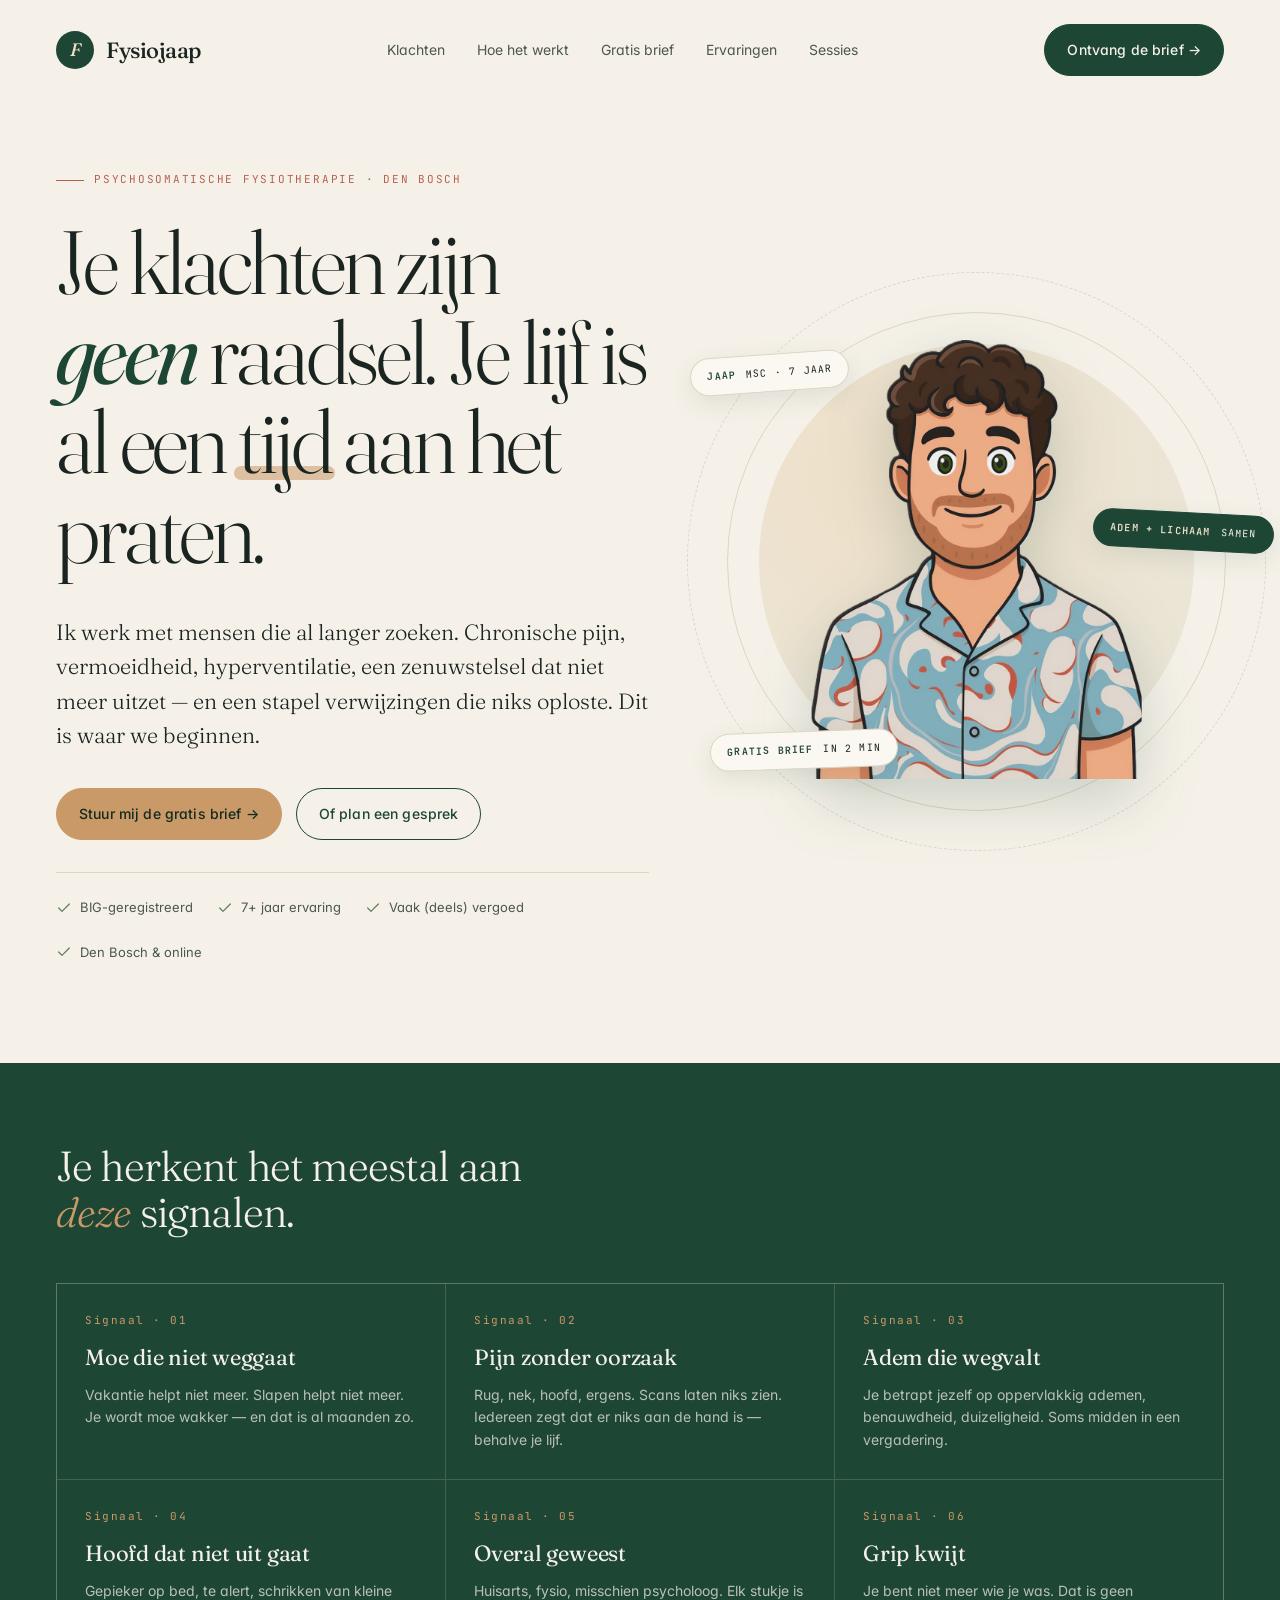
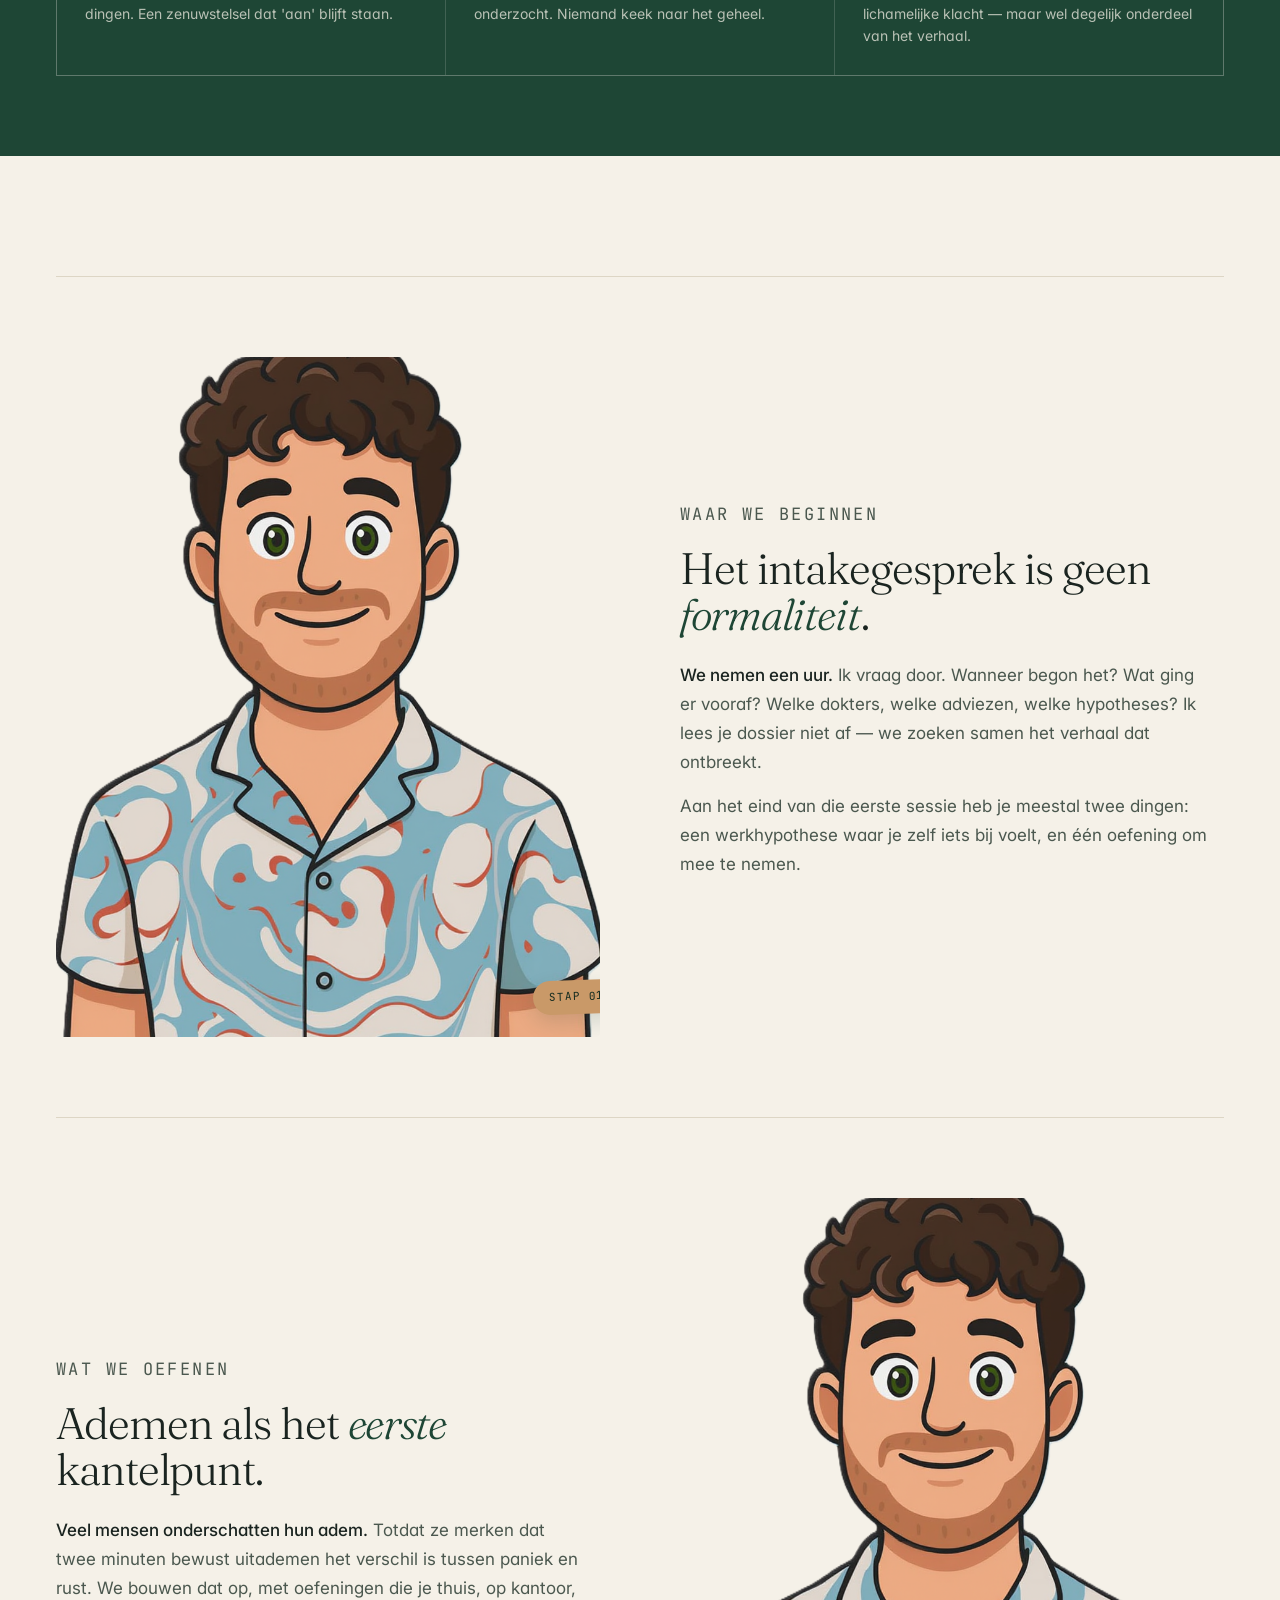
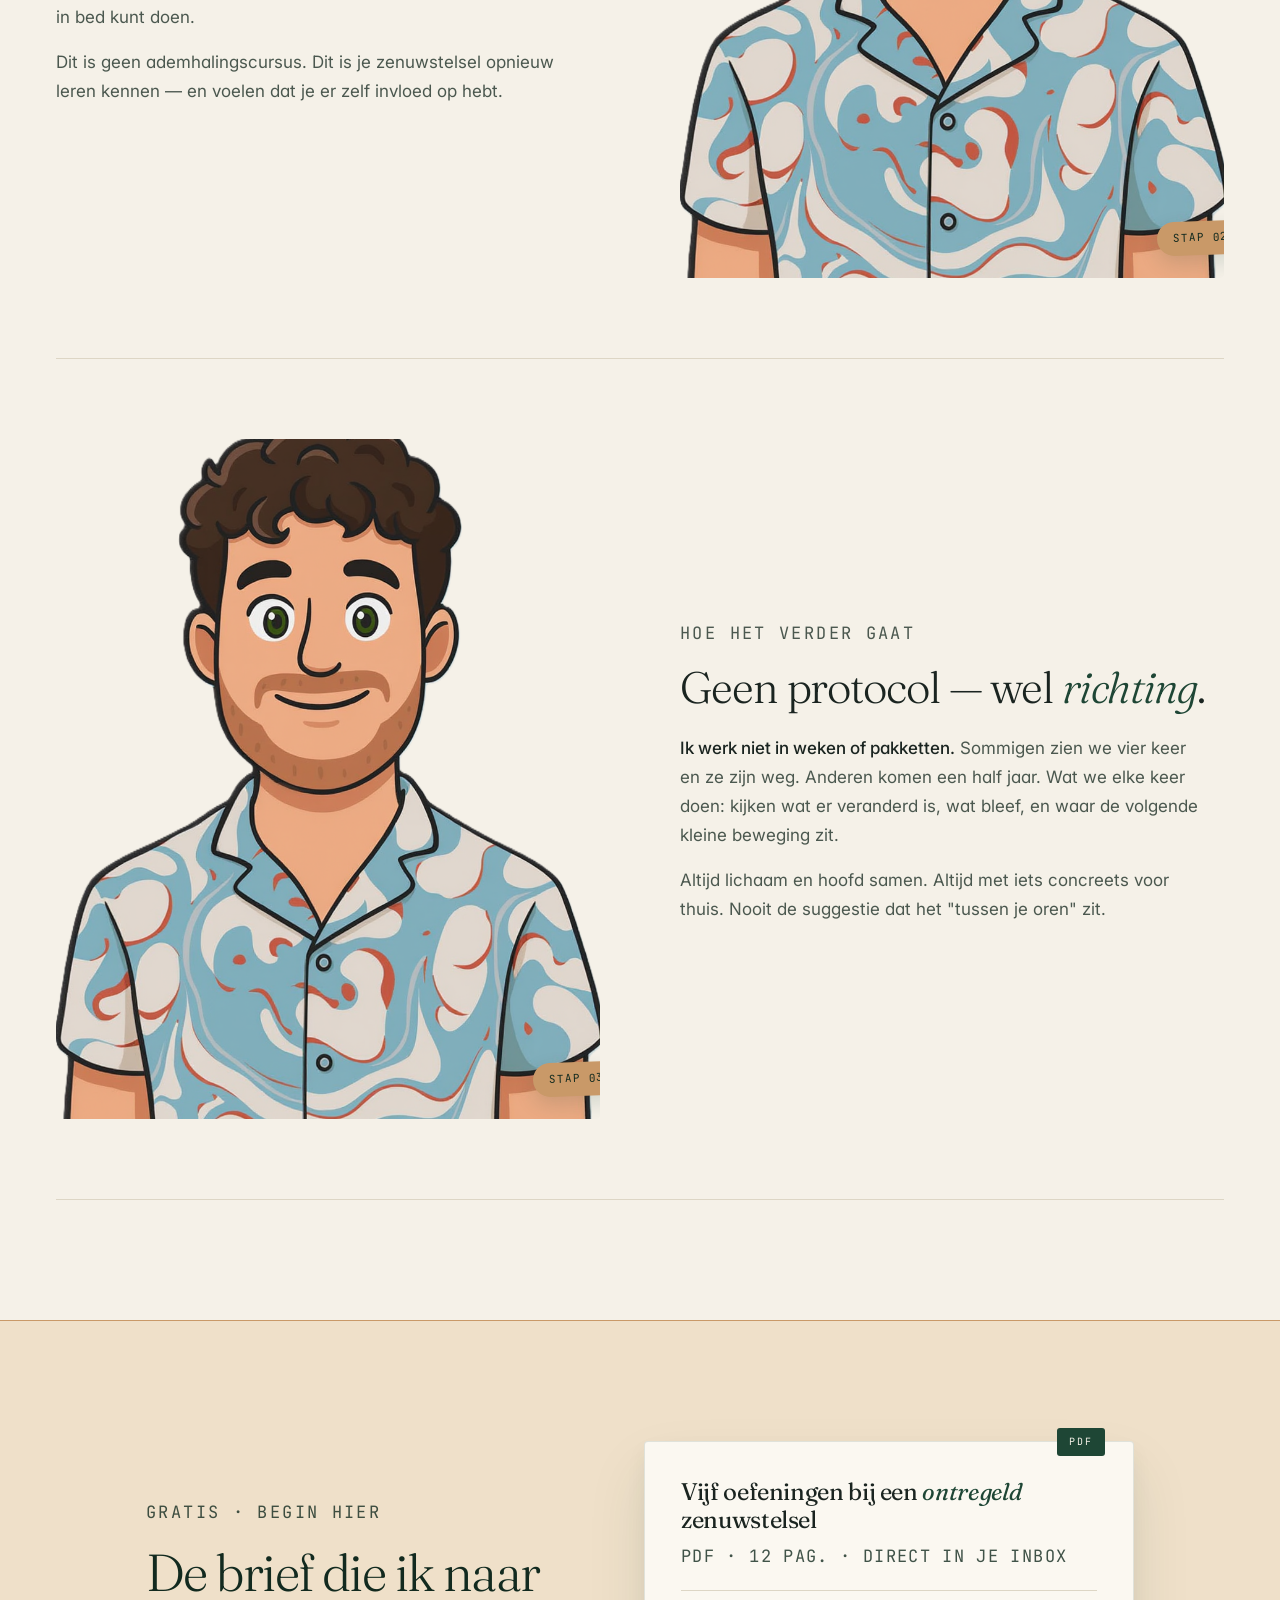
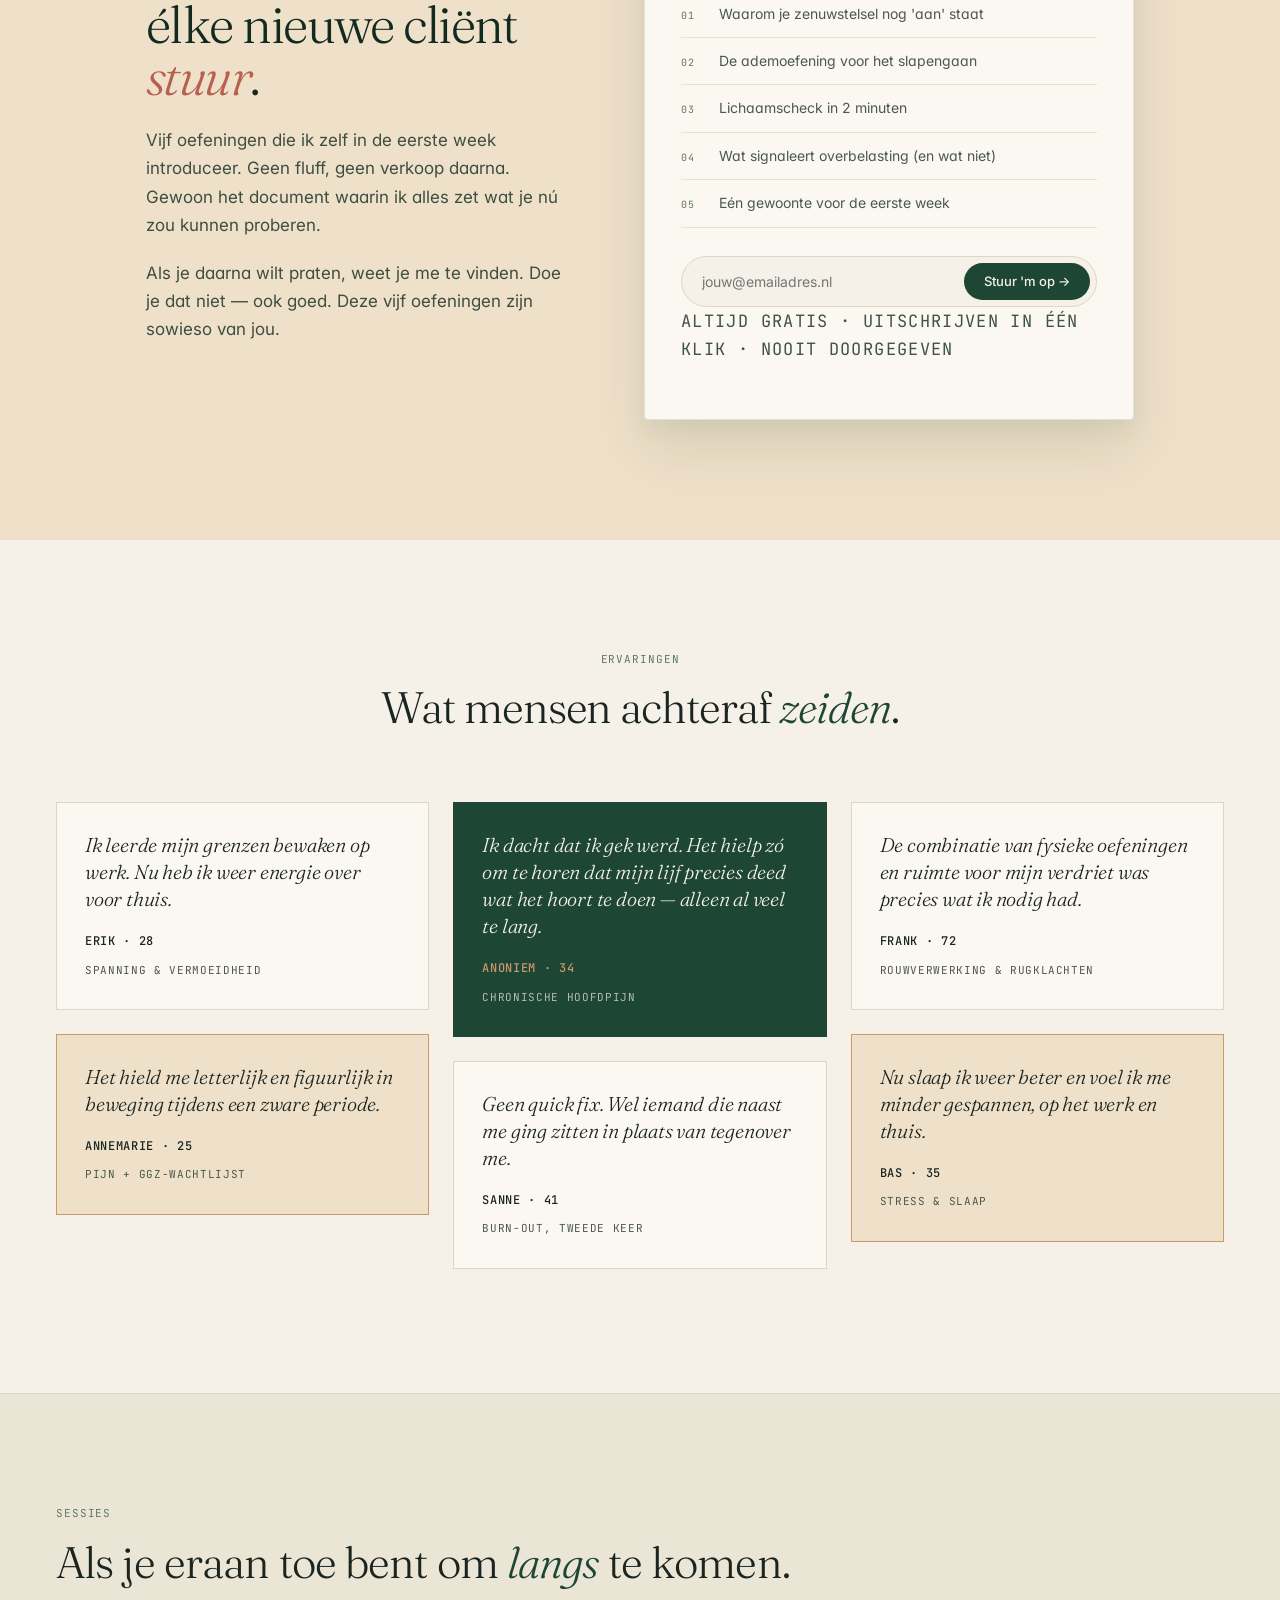
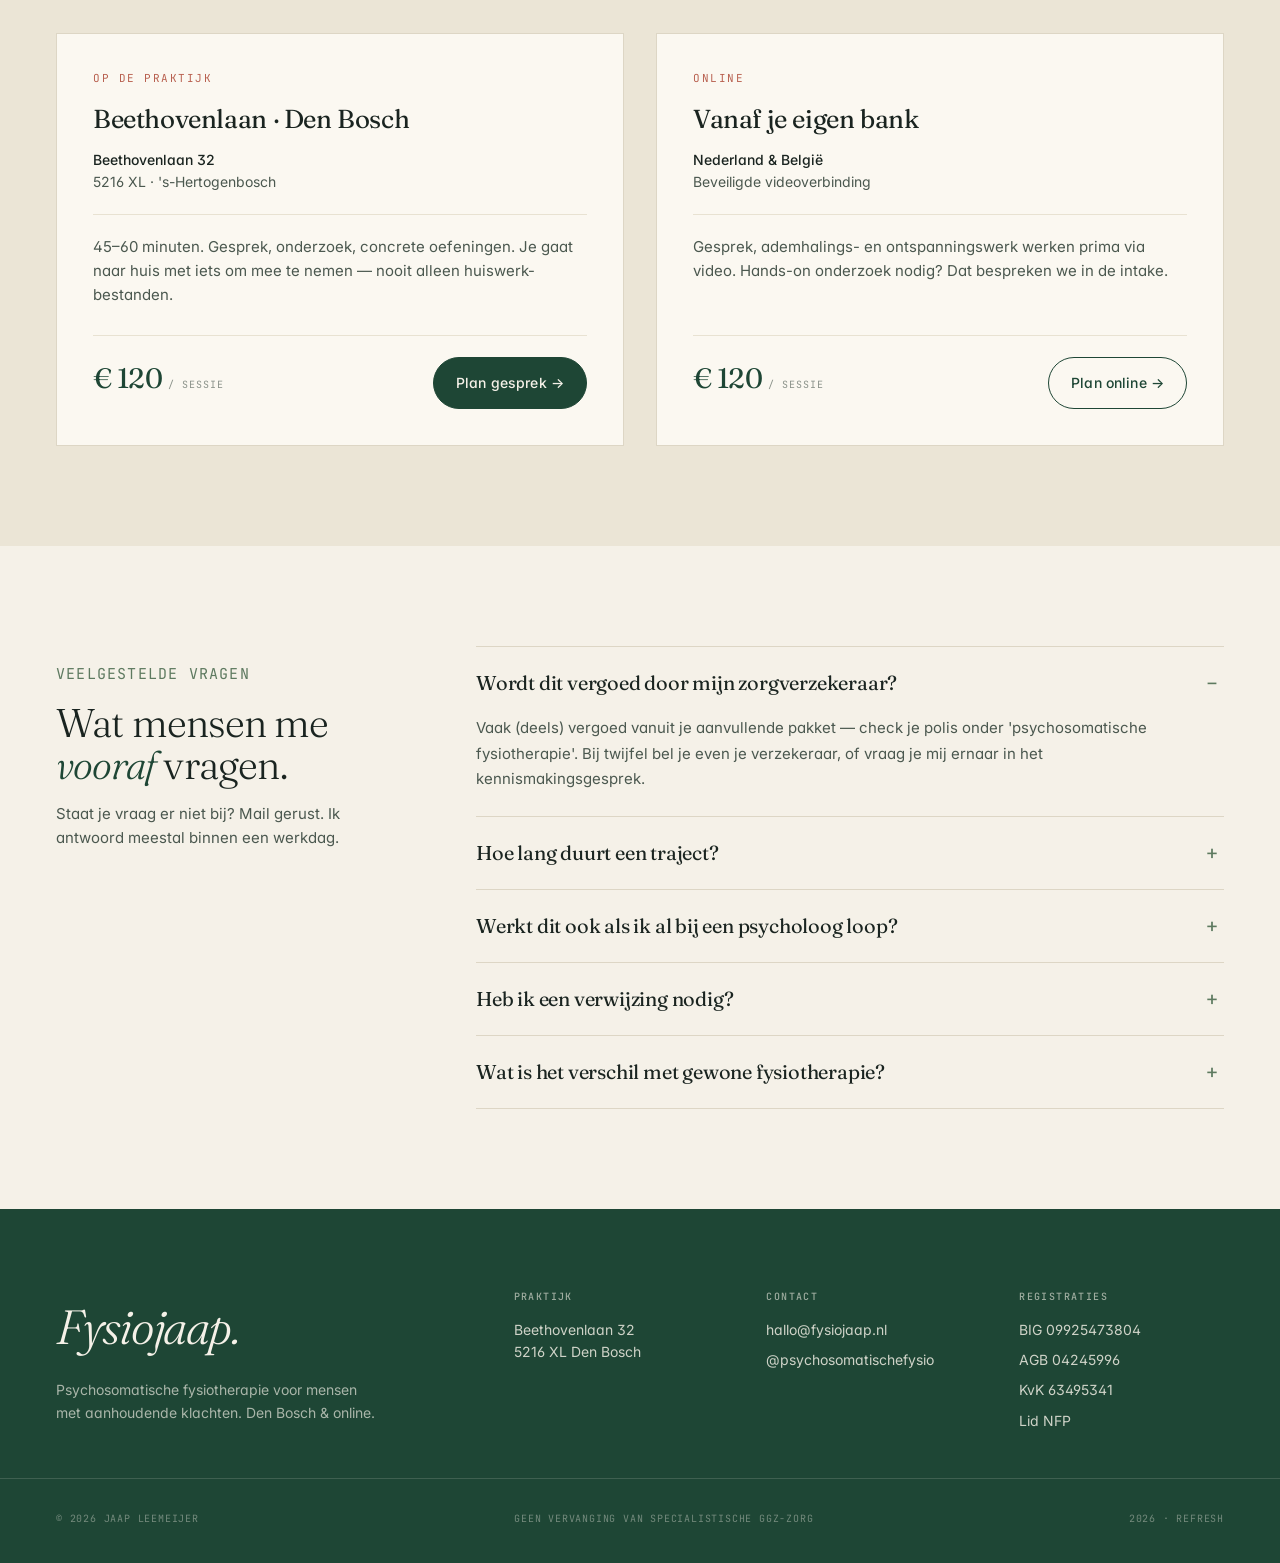
<file: index.html>
<!DOCTYPE html>
<html lang="nl-NL">
<head>
<meta charset="utf-8">
<meta name="viewport" content="width=device-width, initial-scale=1">
<title>Fysiojaap — v2 · Lichaam &amp; Signaal</title>
<link rel="stylesheet" href="shared.css">
<style>
/* =========================================================
   V2 — BODY & SIGNAL
   Warm narrative. Conversational. Amber + terracotta used.
   Asymmetric hero pairing avatar + long-form greeting.
   ========================================================= */

body.v2 {
  background: var(--cream);
  color: var(--ink);
  font-family: var(--ff-sans);
  font-size: 16px;
  line-height: 1.6;
}
.v2 .stage { max-width: 1320px; margin: 0 auto; padding: 0 56px; }

/* Nav */
.v2 .nav {
  display: flex;
  justify-content: space-between;
  align-items: center;
  padding: 24px 0;
}
.v2 .nav__brand { display: flex; align-items: center; gap: 12px; }
.v2 .nav__brand .mark { background: var(--forest); color: var(--amber-soft); }
.v2 .nav__name { font-family: var(--ff-serif); font-weight: 500; font-size: 22px; letter-spacing: -0.02em; }
.v2 .nav__links { display: flex; gap: 32px; font-size: 14px; }
.v2 .nav__links a { color: var(--ink-2); text-decoration: none; }
.v2 .nav__links a:hover { color: var(--forest); }

/* ─── HERO — two-column asymmetric greeting ─── */
.v2 .hero {
  padding: 60px 0 100px;
  display: grid;
  grid-template-columns: minmax(0, 1.2fr) minmax(0, 1fr);
  gap: 80px;
  align-items: center;
  min-height: 80vh;
}
.v2 .hero__kicker {
  font-family: var(--ff-mono);
  font-size: 11px;
  letter-spacing: 0.16em;
  text-transform: uppercase;
  color: var(--terracotta);
  margin-bottom: 28px;
  display: inline-flex;
  align-items: center;
  gap: 10px;
}
.v2 .hero__kicker::before {
  content: '';
  width: 28px; height: 1px;
  background: var(--terracotta);
}
.v2 .hero h1 {
  font-family: var(--ff-serif);
  font-weight: 300;
  font-size: clamp(48px, 7vw, 92px);
  line-height: 1.0;
  letter-spacing: -0.035em;
  margin: 0 0 40px;
}
.v2 .hero h1 em {
  font-style: italic;
  font-weight: 400;
  color: var(--forest);
}
.v2 .hero h1 .underline {
  position: relative;
  display: inline-block;
}
.v2 .hero h1 .underline::after {
  content: '';
  position: absolute;
  left: -4px; right: -4px; bottom: 6px;
  height: 14px;
  background: var(--amber);
  opacity: 0.55;
  z-index: -1;
  border-radius: 20px;
}
.v2 .hero__lede {
  font-family: var(--ff-serif);
  font-weight: 300;
  font-size: 22px;
  line-height: 1.55;
  color: var(--ink);
  margin: 0 0 36px;
  max-width: 44ch;
}
.v2 .hero__actions { display: flex; gap: 14px; flex-wrap: wrap; margin-bottom: 32px; }
.v2 .btn--amber { background: var(--amber); border-color: var(--amber); color: var(--forest-deep); }
.v2 .btn--amber:hover { background: var(--forest); border-color: var(--forest); color: var(--cream); }
.v2 .hero__proof {
  display: flex;
  gap: 24px;
  flex-wrap: wrap;
  padding-top: 24px;
  border-top: 1px solid var(--line);
  font-size: 13px;
  color: var(--ink-2);
}
.v2 .hero__proof span { display: inline-flex; align-items: center; gap: 8px; }
.v2 .hero__proof svg { width: 16px; height: 16px; stroke: var(--sage); stroke-width: 1.8; fill: none; stroke-linecap: round; stroke-linejoin: round; }

/* Right column — portrait with orbit */
.v2 .hero__art {
  position: relative;
  aspect-ratio: 1 / 1;
  display: grid;
  place-items: center;
}
.v2 .hero__disc {
  width: 88%;
  aspect-ratio: 1/1;
  border-radius: 50%;
  background: radial-gradient(circle at 30% 30%, var(--amber-soft), var(--cream-2) 70%);
  position: relative;
}
.v2 .hero__disc::before,
.v2 .hero__disc::after {
  content: '';
  position: absolute;
  inset: 0;
  border-radius: 50%;
  border: 1px dashed rgba(30,70,53,0.15);
}
.v2 .hero__disc::before { inset: -32px; border-style: solid; border-color: var(--line); }
.v2 .hero__disc::after  { inset: -72px; border-style: dashed; }
.v2 .hero__avatar {
  position: absolute;
  width: 76%;
  bottom: 0;
  left: 50%;
  transform: translateX(-50%);
  filter: drop-shadow(0 20px 30px rgba(30,70,53,0.2));
}
.v2 .hero__badge {
  position: absolute;
  background: var(--paper);
  border: 1px solid var(--line);
  border-radius: 999px;
  padding: 10px 16px;
  display: flex;
  align-items: center;
  gap: 10px;
  font-family: var(--ff-mono);
  font-size: 10px;
  letter-spacing: 0.12em;
  text-transform: uppercase;
  color: var(--ink);
  box-shadow: 0 8px 24px rgba(30,70,53,0.1);
}
.v2 .hero__badge strong { color: var(--forest); font-weight: 600; }
.v2 .hero__badge--1 { top: 8%; left: -8%; transform: rotate(-4deg); }
.v2 .hero__badge--2 { top: 40%; right: -10%; transform: rotate(3deg); background: var(--forest); color: var(--cream); border-color: var(--forest); }
.v2 .hero__badge--2 strong { color: var(--amber-soft); }
.v2 .hero__badge--3 { bottom: 8%; left: -4%; transform: rotate(-2deg); }

/* ─── SIGNAL STRIP — you-might-feel list ─── */
.v2 .signals {
  background: var(--forest);
  color: var(--cream);
  padding: 80px 0;
}
.v2 .signals__inner { max-width: 1320px; margin: 0 auto; padding: 0 56px; }
.v2 .signals h2 {
  font-family: var(--ff-serif);
  font-weight: 300;
  font-size: 42px;
  line-height: 1.1;
  letter-spacing: -0.02em;
  margin: 0 0 48px;
  max-width: 20ch;
}
.v2 .signals h2 em { font-style: italic; color: var(--amber); }
.v2 .signals__grid {
  display: grid;
  grid-template-columns: repeat(3, 1fr);
  gap: 1px;
  background: rgba(245,241,232,0.16);
  border: 1px solid rgba(245,241,232,0.16);
}
.v2 .signal {
  background: var(--forest);
  padding: 28px;
  display: flex;
  flex-direction: column;
  gap: 14px;
}
.v2 .signal__num {
  font-family: var(--ff-mono);
  font-size: 11px;
  letter-spacing: 0.14em;
  color: var(--amber);
}
.v2 .signal__title {
  font-family: var(--ff-serif);
  font-weight: 400;
  font-size: 22px;
  line-height: 1.2;
  letter-spacing: -0.01em;
  margin: 0;
}
.v2 .signal__desc {
  font-size: 14px;
  line-height: 1.6;
  color: rgba(245,241,232,0.72);
  margin: 0;
}

/* ─── STORY — conversation bands ─── */
.v2 .story { padding: 120px 0; }
.v2 .band { display: grid; grid-template-columns: 1fr 1fr; gap: 80px; align-items: center; padding: 80px 0; border-top: 1px solid var(--line); }
.v2 .band:last-child { border-bottom: 1px solid var(--line); }
.v2 .band--flip > :first-child { order: 2; }
.v2 .band__mono { font-family: var(--ff-mono); font-size: 11px; letter-spacing: 0.14em; text-transform: uppercase; color: var(--terracotta); margin-bottom: 20px; }
.v2 .band h2 {
  font-family: var(--ff-serif);
  font-weight: 300;
  font-size: 44px;
  line-height: 1.05;
  letter-spacing: -0.025em;
  margin: 0 0 24px;
}
.v2 .band h2 em { font-style: italic; color: var(--forest); }
.v2 .band p {
  font-size: 17px;
  line-height: 1.7;
  color: var(--ink-2);
  max-width: 48ch;
  margin: 0 0 16px;
}
.v2 .band p strong { color: var(--ink); font-weight: 500; }
.v2 .band__photo {
  aspect-ratio: 4/5;
  position: relative;
  overflow: hidden;
  border-radius: 4px;
}
.v2 .band__photo img {
  width: 100%;
  height: 100%;
  object-fit: cover;
  display: block;
}
.v2 .band__photo .photo-ph__label { color: var(--ink-2); }
.v2 .band__tag {
  position: absolute;
  bottom: 24px;
  right: -20px;
  background: var(--amber);
  color: var(--forest-deep);
  padding: 8px 16px;
  border-radius: 999px;
  font-family: var(--ff-mono);
  font-size: 11px;
  letter-spacing: 0.08em;
  text-transform: uppercase;
  transform: rotate(-2deg);
  box-shadow: 0 8px 20px rgba(30,70,53,0.15);
}

/* ─── LEAD MAGNET — the Brief, central card ─── */
.v2 .brief {
  background: var(--amber-soft);
  padding: 120px 0;
  border-top: 1px solid var(--amber);
}
.v2 .brief__inner { max-width: 1100px; margin: 0 auto; padding: 0 56px; display: grid; grid-template-columns: 1fr 1.15fr; gap: 72px; align-items: center; }
.v2 .brief__mono { font-family: var(--ff-mono); font-size: 11px; letter-spacing: 0.14em; text-transform: uppercase; color: var(--terracotta); margin-bottom: 18px; }
.v2 .brief h2 {
  font-family: var(--ff-serif);
  font-weight: 300;
  font-size: 52px;
  line-height: 1.0;
  letter-spacing: -0.03em;
  margin: 0 0 24px;
  color: var(--forest-deep);
}
.v2 .brief h2 em { font-style: italic; color: var(--terracotta); }
.v2 .brief p { font-size: 17px; line-height: 1.65; color: var(--forest-deep); margin: 0 0 20px; max-width: 42ch; opacity: 0.8; }

.v2 .brief__card {
  background: var(--paper);
  border: 1px solid rgba(30,70,53,0.12);
  border-radius: 4px;
  padding: 36px;
  position: relative;
  box-shadow: 0 30px 60px rgba(30,70,53,0.1), 0 10px 20px rgba(30,70,53,0.06);
}
.v2 .brief__card::before {
  content: 'PDF';
  position: absolute;
  top: -14px;
  right: 28px;
  background: var(--forest);
  color: var(--cream);
  padding: 6px 12px;
  font-family: var(--ff-mono);
  font-size: 10px;
  letter-spacing: 0.2em;
  border-radius: 3px;
}
.v2 .brief__card h3 {
  font-family: var(--ff-serif);
  font-weight: 400;
  font-size: 24px;
  line-height: 1.15;
  letter-spacing: -0.015em;
  margin: 0 0 8px;
}
.v2 .brief__card h3 em { font-style: italic; color: var(--forest); }
.v2 .brief__meta { font-family: var(--ff-mono); font-size: 11px; letter-spacing: 0.08em; text-transform: uppercase; color: var(--ink-3); margin: 0 0 24px; }
.v2 .brief__toc { list-style: none; margin: 0 0 28px; padding: 0; border-top: 1px solid var(--line); }
.v2 .brief__toc li {
  display: flex;
  gap: 14px;
  padding: 12px 0;
  border-bottom: 1px solid var(--line-soft);
  font-size: 14px;
  color: var(--ink-2);
  align-items: baseline;
}
.v2 .brief__toc li .n { font-family: var(--ff-mono); font-size: 10px; color: var(--sage); letter-spacing: 0.08em; min-width: 24px; }
.v2 .brief__form {
  display: flex;
  gap: 8px;
  padding: 6px;
  border: 1px solid var(--line);
  background: var(--cream);
  border-radius: 999px;
}
.v2 .brief__form input { flex: 1; border: 0; background: transparent; padding: 10px 14px; font-family: var(--ff-sans); font-size: 14px; outline: none; color: var(--ink); }
.v2 .brief__form button {
  border: 0; background: var(--forest); color: var(--cream); padding: 10px 20px; border-radius: 999px;
  font-family: var(--ff-sans); font-size: 13px; font-weight: 500; cursor: pointer;
}
.v2 .brief__trust { margin-top: 14px; font-family: var(--ff-mono); font-size: 10px; letter-spacing: 0.08em; text-transform: uppercase; color: var(--ink-3); }

/* ─── TESTIMONIAL WALL ─── */
.v2 .voices { padding: 100px 0; }
.v2 .voices__head { text-align: center; max-width: 640px; margin: 0 auto 72px; }
.v2 .voices h2 { font-family: var(--ff-serif); font-weight: 300; font-size: 44px; line-height: 1.05; letter-spacing: -0.025em; margin: 16px 0 0; }
.v2 .voices h2 em { font-style: italic; color: var(--forest); }
.v2 .voices__grid {
  column-count: 3;
  column-gap: 24px;
}
.v2 .voice {
  break-inside: avoid;
  background: var(--paper);
  border: 1px solid var(--line);
  padding: 28px;
  margin: 0 0 24px;
  display: inline-block;
  width: 100%;
}
.v2 .voice--amber { background: var(--amber-soft); border-color: var(--amber); }
.v2 .voice--forest { background: var(--forest); color: var(--cream); border-color: var(--forest); }
.v2 .voice p { font-family: var(--ff-serif); font-style: italic; font-weight: 300; font-size: 20px; line-height: 1.35; letter-spacing: -0.01em; margin: 0 0 20px; }
.v2 .voice--forest p { color: var(--cream); }
.v2 .voice cite { font-style: normal; font-family: var(--ff-mono); font-size: 11px; letter-spacing: 0.06em; text-transform: uppercase; color: var(--ink-2); }
.v2 .voice cite strong { display: block; font-size: 12px; font-weight: 500; color: var(--ink); margin-bottom: 4px; }
.v2 .voice--forest cite { color: rgba(245,241,232,0.7); }
.v2 .voice--forest cite strong { color: var(--amber); }

/* ─── SESSIONS ─── */
.v2 .sessions { padding: 100px 0; background: var(--cream-2); border-top: 1px solid var(--line); }
.v2 .sessions h2 { font-family: var(--ff-serif); font-weight: 300; font-size: 44px; line-height: 1.05; letter-spacing: -0.02em; margin: 16px 0 48px; }
.v2 .sessions h2 em { font-style: italic; color: var(--forest); }
.v2 .sessions__grid { display: grid; grid-template-columns: 1fr 1fr; gap: 32px; }
.v2 .session-card { background: var(--paper); border: 1px solid var(--line); padding: 36px; display: flex; flex-direction: column; }
.v2 .session-card__ribbon { font-family: var(--ff-mono); font-size: 11px; letter-spacing: 0.14em; text-transform: uppercase; color: var(--terracotta); margin-bottom: 12px; }
.v2 .session-card h3 { font-family: var(--ff-serif); font-weight: 400; font-size: 26px; letter-spacing: -0.015em; margin: 0 0 8px; }
.v2 .session-card address { font-style: normal; font-size: 14px; line-height: 1.6; color: var(--ink-2); margin: 0 0 20px; padding-bottom: 20px; border-bottom: 1px solid var(--line-soft); }
.v2 .session-card address strong { color: var(--ink); font-weight: 500; display: block; }
.v2 .session-card p { font-size: 15px; line-height: 1.6; color: var(--ink-2); margin: 0 0 28px; }
.v2 .session-card__foot { margin-top: auto; display: flex; justify-content: space-between; align-items: baseline; padding-top: 20px; border-top: 1px solid var(--line-soft); }
.v2 .session-card__price { font-family: var(--ff-serif); font-size: 28px; letter-spacing: -0.02em; color: var(--forest); }
.v2 .session-card__price small { font-family: var(--ff-mono); font-size: 10px; letter-spacing: 0.1em; color: var(--ink-3); text-transform: uppercase; }

/* ─── FAQ ─── */
.v2 .faq { padding: 100px 0; }
.v2 .faq__grid { display: grid; grid-template-columns: 340px 1fr; gap: 80px; align-items: start; }
.v2 .faq h2 { font-family: var(--ff-serif); font-weight: 300; font-size: 40px; line-height: 1.05; letter-spacing: -0.02em; margin: 16px 0 0; }
.v2 .faq h2 em { font-style: italic; color: var(--forest); }
.v2 .faq__side p { font-size: 15px; color: var(--ink-2); line-height: 1.6; margin: 16px 0 0; }
.v2 .faq__list { border-top: 1px solid var(--line); }
.v2 .faq-item { border-bottom: 1px solid var(--line); padding: 20px 0; }
.v2 .faq-item summary {
  list-style: none;
  cursor: pointer;
  display: flex;
  justify-content: space-between;
  gap: 16px;
  font-family: var(--ff-serif);
  font-weight: 400;
  font-size: 20px;
  letter-spacing: -0.01em;
  color: var(--ink);
}
.v2 .faq-item summary::-webkit-details-marker { display: none; }
.v2 .faq-item summary::after { content: '+'; font-family: var(--ff-mono); font-size: 20px; color: var(--sage); width: 24px; text-align: center; flex-shrink: 0; }
.v2 .faq-item[open] summary::after { content: '–'; }
.v2 .faq-item__body { padding: 16px 40px 4px 0; font-size: 15px; line-height: 1.7; color: var(--ink-2); }

/* ─── FOOTER ─── */
.v2 .foot { background: var(--forest); color: var(--cream); padding: 80px 0 36px; }
.v2 .foot__top {
  max-width: 1320px; margin: 0 auto; padding: 0 56px;
  display: grid; grid-template-columns: 2fr 1fr 1fr 1fr; gap: 48px;
  padding-bottom: 40px; border-bottom: 1px solid rgba(245,241,232,0.15);
}
.v2 .foot__brand { font-family: var(--ff-serif); font-weight: 300; font-style: italic; font-size: 48px; letter-spacing: -0.03em; margin: 0 0 12px; }
.v2 .foot__brand-sub { font-size: 14px; color: rgba(245,241,232,0.65); max-width: 36ch; line-height: 1.6; }
.v2 .foot h4 { font-family: var(--ff-mono); font-size: 10px; letter-spacing: 0.14em; text-transform: uppercase; color: rgba(245,241,232,0.6); margin: 0 0 14px; font-weight: 500; }
.v2 .foot ul { list-style: none; margin: 0; padding: 0; display: flex; flex-direction: column; gap: 8px; }
.v2 .foot a, .v2 .foot li, .v2 .foot address { font-size: 14px; color: rgba(245,241,232,0.82); text-decoration: none; font-style: normal; line-height: 1.6; }
.v2 .foot a:hover { color: var(--cream); }
.v2 .foot__bottom {
  max-width: 1320px; margin: 0 auto; padding: 32px 56px 0;
  display: flex; justify-content: space-between; gap: 20px;
  font-family: var(--ff-mono); font-size: 10px; letter-spacing: 0.08em; text-transform: uppercase; color: rgba(245,241,232,0.4);
}
</style>
</head>
<body class="v2">

<div class="stage">
  <header class="nav">
    <div class="nav__brand">
      <span class="mark">F</span>
      <span class="nav__name">Fysiojaap</span>
    </div>
    <nav class="nav__links">
      <a href="#klachten">Klachten</a>
      <a href="#verhaal">Hoe het werkt</a>
      <a href="#brief">Gratis brief</a>
      <a href="#ervaringen">Ervaringen</a>
      <a href="#sessies">Sessies</a>
    </nav>
    <a class="btn btn--fill" href="#brief">Ontvang de brief →</a>
  </header>

  <!-- HERO -->
  <section class="hero">
    <div>
      <p class="hero__kicker">Psychosomatische fysiotherapie · Den Bosch</p>
      <h1>Je klachten zijn <em>geen</em> raadsel. Je lijf is al een <span class="underline">tijd</span> aan het praten.</h1>
      <p class="hero__lede">Ik werk met mensen die al langer zoeken. Chronische pijn, vermoeidheid, hyperventilatie, een zenuwstelsel dat niet meer uitzet — en een stapel verwijzingen die niks oploste. Dit is waar we beginnen.</p>
      <div class="hero__actions">
        <a class="btn btn--amber" href="#brief">Stuur mij de gratis brief →</a>
        <a class="btn btn--ghost" href="https://www.psychosomatischefysio.nl/neem-contact-op">Of plan een gesprek</a>
      </div>
      <div class="hero__proof">
        <span><svg viewBox="0 0 24 24"><path d="M20 6 9 17l-5-5"/></svg>BIG-geregistreerd</span>
        <span><svg viewBox="0 0 24 24"><path d="M20 6 9 17l-5-5"/></svg>7+ jaar ervaring</span>
        <span><svg viewBox="0 0 24 24"><path d="M20 6 9 17l-5-5"/></svg>Vaak (deels) vergoed</span>
        <span><svg viewBox="0 0 24 24"><path d="M20 6 9 17l-5-5"/></svg>Den Bosch &amp; online</span>
      </div>
    </div>

    <div class="hero__art">
      <div class="hero__disc">
        <img class="hero__avatar" src="assets/jaap-avatar.png" alt="Jaap Leemeijer">
      </div>
      <div class="hero__badge hero__badge--1"><strong>Jaap</strong>MSc · 7 jaar</div>
      <div class="hero__badge hero__badge--2"><strong>Adem + lichaam</strong>samen</div>
      <div class="hero__badge hero__badge--3"><strong>Gratis brief</strong>in 2 min</div>
    </div>
  </section>
</div>

<!-- SIGNAL STRIP -->
<section class="signals" id="klachten">
  <div class="signals__inner">
    <h2>Je herkent het meestal aan <em>deze</em> signalen.</h2>
    <div class="signals__grid">
      <article class="signal">
        <span class="signal__num">Signaal · 01</span>
        <h3 class="signal__title">Moe die niet weggaat</h3>
        <p class="signal__desc">Vakantie helpt niet meer. Slapen helpt niet meer. Je wordt moe wakker — en dat is al maanden zo.</p>
      </article>
      <article class="signal">
        <span class="signal__num">Signaal · 02</span>
        <h3 class="signal__title">Pijn zonder oorzaak</h3>
        <p class="signal__desc">Rug, nek, hoofd, ergens. Scans laten niks zien. Iedereen zegt dat er niks aan de hand is — behalve je lijf.</p>
      </article>
      <article class="signal">
        <span class="signal__num">Signaal · 03</span>
        <h3 class="signal__title">Adem die wegvalt</h3>
        <p class="signal__desc">Je betrapt jezelf op oppervlakkig ademen, benauwdheid, duizeligheid. Soms midden in een vergadering.</p>
      </article>
      <article class="signal">
        <span class="signal__num">Signaal · 04</span>
        <h3 class="signal__title">Hoofd dat niet uit gaat</h3>
        <p class="signal__desc">Gepieker op bed, te alert, schrikken van kleine dingen. Een zenuwstelsel dat 'aan' blijft staan.</p>
      </article>
      <article class="signal">
        <span class="signal__num">Signaal · 05</span>
        <h3 class="signal__title">Overal geweest</h3>
        <p class="signal__desc">Huisarts, fysio, misschien psycholoog. Elk stukje is onderzocht. Niemand keek naar het geheel.</p>
      </article>
      <article class="signal">
        <span class="signal__num">Signaal · 06</span>
        <h3 class="signal__title">Grip kwijt</h3>
        <p class="signal__desc">Je bent niet meer wie je was. Dat is geen lichamelijke klacht — maar wel degelijk onderdeel van het verhaal.</p>
      </article>
    </div>
  </div>
</section>

<!-- STORY -->
<section class="story" id="verhaal">
  <div class="stage">
    <div class="band">
      <div class="band__photo">
        <img src="assets/jaap-portrait.png" alt="Jaap Leemeijer in de spreekkamer">
        <span class="band__tag">Stap 01</span>
      </div>
      <div>
        <p class="band__mono">Waar we beginnen</p>
        <h2>Het intakegesprek is geen <em>formaliteit</em>.</h2>
        <p><strong>We nemen een uur.</strong> Ik vraag door. Wanneer begon het? Wat ging er vooraf? Welke dokters, welke adviezen, welke hypotheses? Ik lees je dossier niet af — we zoeken samen het verhaal dat ontbreekt.</p>
        <p>Aan het eind van die eerste sessie heb je meestal twee dingen: een werkhypothese waar je zelf iets bij voelt, en één oefening om mee te nemen.</p>
      </div>
    </div>

    <div class="band band--flip">
      <div class="band__photo">
        <img src="assets/jaap-portrait.png" alt="Jaap bij een ademoefening">
        <span class="band__tag">Stap 02</span>
      </div>
      <div>
        <p class="band__mono">Wat we oefenen</p>
        <h2>Ademen als het <em>eerste</em> kantelpunt.</h2>
        <p><strong>Veel mensen onderschatten hun adem.</strong> Totdat ze merken dat twee minuten bewust uitademen het verschil is tussen paniek en rust. We bouwen dat op, met oefeningen die je thuis, op kantoor, in bed kunt doen.</p>
        <p>Dit is geen ademhalingscursus. Dit is je zenuwstelsel opnieuw leren kennen — en voelen dat je er zelf invloed op hebt.</p>
      </div>
    </div>

    <div class="band">
      <div class="band__photo">
        <img src="assets/jaap-portrait.png" alt="Jaap in sessie met cliënt">
        <span class="band__tag">Stap 03</span>
      </div>
      <div>
        <p class="band__mono">Hoe het verder gaat</p>
        <h2>Geen protocol — wel <em>richting</em>.</h2>
        <p><strong>Ik werk niet in weken of pakketten.</strong> Sommigen zien we vier keer en ze zijn weg. Anderen komen een half jaar. Wat we elke keer doen: kijken wat er veranderd is, wat bleef, en waar de volgende kleine beweging zit.</p>
        <p>Altijd lichaam en hoofd samen. Altijd met iets concreets voor thuis. Nooit de suggestie dat het "tussen je oren" zit.</p>
      </div>
    </div>
  </div>
</section>

<!-- LEAD MAGNET -->
<section class="brief" id="brief">
  <div class="brief__inner">
    <div>
      <p class="brief__mono">Gratis · Begin hier</p>
      <h2>De brief die ik naar élke nieuwe cliënt <em>stuur</em>.</h2>
      <p>Vijf oefeningen die ik zelf in de eerste week introduceer. Geen fluff, geen verkoop daarna. Gewoon het document waarin ik alles zet wat je nú zou kunnen proberen.</p>
      <p>Als je daarna wilt praten, weet je me te vinden. Doe je dat niet — ook goed. Deze vijf oefeningen zijn sowieso van jou.</p>
    </div>

    <div class="brief__card">
      <h3>Vijf oefeningen bij een <em>ontregeld</em> zenuwstelsel</h3>
      <p class="brief__meta">PDF · 12 pag. · direct in je inbox</p>
      <ul class="brief__toc">
        <li><span class="n">01</span> Waarom je zenuwstelsel nog 'aan' staat</li>
        <li><span class="n">02</span> De ademoefening voor het slapengaan</li>
        <li><span class="n">03</span> Lichaamscheck in 2 minuten</li>
        <li><span class="n">04</span> Wat signaleert overbelasting (en wat niet)</li>
        <li><span class="n">05</span> Eén gewoonte voor de eerste week</li>
      </ul>
      <form class="brief__form" action="#" method="post">
        <input type="email" placeholder="jouw@emailadres.nl" required>
        <button type="submit">Stuur 'm op →</button>
      </form>
      <p class="brief__trust">Altijd gratis · uitschrijven in één klik · nooit doorgegeven</p>
    </div>
  </div>
</section>

<!-- VOICES -->
<section class="voices" id="ervaringen">
  <div class="stage">
    <div class="voices__head">
      <p class="mono" style="color: var(--sage);">Ervaringen</p>
      <h2>Wat mensen achteraf <em>zeiden</em>.</h2>
    </div>

    <div class="voices__grid">
      <div class="voice">
        <p>Ik leerde mijn grenzen bewaken op werk. Nu heb ik weer energie over voor thuis.</p>
        <cite><strong>Erik · 28</strong>Spanning &amp; vermoeidheid</cite>
      </div>
      <div class="voice voice--amber">
        <p>Het hield me letterlijk en figuurlijk in beweging tijdens een zware periode.</p>
        <cite><strong>Annemarie · 25</strong>Pijn + GGZ-wachtlijst</cite>
      </div>
      <div class="voice voice--forest">
        <p>Ik dacht dat ik gek werd. Het hielp zó om te horen dat mijn lijf precies deed wat het hoort te doen — alleen al veel te lang.</p>
        <cite><strong>Anoniem · 34</strong>Chronische hoofdpijn</cite>
      </div>
      <div class="voice">
        <p>Geen quick fix. Wel iemand die naast me ging zitten in plaats van tegenover me.</p>
        <cite><strong>Sanne · 41</strong>Burn-out, tweede keer</cite>
      </div>
      <div class="voice">
        <p>De combinatie van fysieke oefeningen en ruimte voor mijn verdriet was precies wat ik nodig had.</p>
        <cite><strong>Frank · 72</strong>Rouwverwerking &amp; rugklachten</cite>
      </div>
      <div class="voice voice--amber">
        <p>Nu slaap ik weer beter en voel ik me minder gespannen, op het werk en thuis.</p>
        <cite><strong>Bas · 35</strong>Stress &amp; slaap</cite>
      </div>
    </div>
  </div>
</section>

<!-- SESSIONS -->
<section class="sessions" id="sessies">
  <div class="stage">
    <p class="mono" style="color: var(--sage);">Sessies</p>
    <h2>Als je eraan toe bent om <em>langs</em> te komen.</h2>
    <div class="sessions__grid">
      <article class="session-card">
        <span class="session-card__ribbon">Op de praktijk</span>
        <h3>Beethovenlaan · Den Bosch</h3>
        <address><strong>Beethovenlaan 32</strong>5216 XL · 's-Hertogenbosch</address>
        <p>45–60 minuten. Gesprek, onderzoek, concrete oefeningen. Je gaat naar huis met iets om mee te nemen — nooit alleen huiswerk-bestanden.</p>
        <div class="session-card__foot">
          <span class="session-card__price">€ 120 <small>/ sessie</small></span>
          <a href="https://www.psychosomatischefysio.nl/neem-contact-op" class="btn btn--fill">Plan gesprek →</a>
        </div>
      </article>
      <article class="session-card">
        <span class="session-card__ribbon">Online</span>
        <h3>Vanaf je eigen bank</h3>
        <address><strong>Nederland &amp; België</strong>Beveiligde videoverbinding</address>
        <p>Gesprek, ademhalings- en ontspanningswerk werken prima via video. Hands-on onderzoek nodig? Dat bespreken we in de intake.</p>
        <div class="session-card__foot">
          <span class="session-card__price">€ 120 <small>/ sessie</small></span>
          <a href="#" class="btn btn--ghost">Plan online →</a>
        </div>
      </article>
    </div>
  </div>
</section>

<!-- FAQ -->
<section class="faq">
  <div class="stage">
    <div class="faq__grid">
      <div class="faq__side">
        <p class="mono" style="color: var(--sage);">Veelgestelde vragen</p>
        <h2>Wat mensen me <em>vooraf</em> vragen.</h2>
        <p>Staat je vraag er niet bij? Mail gerust. Ik antwoord meestal binnen een werkdag.</p>
      </div>
      <div class="faq__list">
        <details class="faq-item" open>
          <summary>Wordt dit vergoed door mijn zorgverzekeraar?</summary>
          <div class="faq-item__body">Vaak (deels) vergoed vanuit je aanvullende pakket — check je polis onder 'psychosomatische fysiotherapie'. Bij twijfel bel je even je verzekeraar, of vraag je mij ernaar in het kennismakingsgesprek.</div>
        </details>
        <details class="faq-item">
          <summary>Hoe lang duurt een traject?</summary>
          <div class="faq-item__body">Gemiddeld 6–12 sessies, verspreid over enkele maanden. Soms korter, soms veel langer. Geen pakketten, geen abonnementen — je komt zolang het nuttig is.</div>
        </details>
        <details class="faq-item">
          <summary>Werkt dit ook als ik al bij een psycholoog loop?</summary>
          <div class="faq-item__body">Ja, vaak juist goed. Ik stem desgewenst af met je hoofdbehandelaar zodat we elkaar niet in de weg zitten.</div>
        </details>
        <details class="faq-item">
          <summary>Heb ik een verwijzing nodig?</summary>
          <div class="faq-item__body">Nee, psychosomatische fysiotherapie is direct toegankelijk. Een verwijzing kan wel handig zijn voor je vergoeding.</div>
        </details>
        <details class="faq-item">
          <summary>Wat is het verschil met gewone fysiotherapie?</summary>
          <div class="faq-item__body">De aanpak is breder: naast lichaamswerk ook adem, gedrag, patronen en context. Een extra opleiding bovenop de reguliere fysio-opleiding.</div>
        </details>
      </div>
    </div>
  </div>
</section>

<footer class="foot">
  <div class="foot__top">
    <div>
      <p class="foot__brand">Fysiojaap.</p>
      <p class="foot__brand-sub">Psychosomatische fysiotherapie voor mensen met aanhoudende klachten. Den Bosch &amp; online.</p>
    </div>
    <div>
      <h4>Praktijk</h4>
      <address>Beethovenlaan 32<br>5216 XL Den Bosch</address>
    </div>
    <div>
      <h4>Contact</h4>
      <ul>
        <li><a href="#">hallo@fysiojaap.nl</a></li>
        <li><a href="#">@psychosomatischefysio</a></li>
      </ul>
    </div>
    <div>
      <h4>Registraties</h4>
      <ul>
        <li>BIG 09925473804</li>
        <li>AGB 04245996</li>
        <li>KvK 63495341</li>
        <li>Lid NFP</li>
      </ul>
    </div>
  </div>
  <div class="foot__bottom">
    <span>© 2026 Jaap Leemeijer</span>
    <span>Geen vervanging van specialistische GGZ-zorg</span>
    <span>2026 · refresh</span>
  </div>
</footer>

</body>
</html>
</file>
<file: shared.css>
/* Fysiojaap redesign — shared tokens + primitives across v1/v2/v3 */

@import url('https://fonts.googleapis.com/css2?family=Fraunces:ital,opsz,wght@0,9..144,300..700;1,9..144,300..500&family=Inter:wght@300..700&family=JetBrains+Mono:wght@400;500&display=swap');

:root {
  /* Forest/sage/cream — kept from original, slightly refined */
  --forest:        #1E4635;
  --forest-deep:   #122A1F;
  --sage:          #5E7A60;
  --sage-soft:     #A8B8A5;
  --amber:         #C99968;
  --amber-soft:    #EFE0C9;
  --terracotta:    #B8604F;

  --cream:         #F5F1E8;
  --cream-2:       #EBE5D6;
  --paper:         #FBF8F1;
  --ink:           #1A2420;
  --ink-2:         #4B584F;
  --ink-3:         #8A9189;

  --line:          #DDD6C5;
  --line-soft:     #E8E2D2;

  /* Serif-led editorial voice, sans for UI, mono for captions/metadata */
  --ff-serif: 'Fraunces', 'Times New Roman', serif;
  --ff-sans:  'Inter', -apple-system, BlinkMacSystemFont, 'Segoe UI', sans-serif;
  --ff-mono:  'JetBrains Mono', ui-monospace, 'SF Mono', monospace;
}

* { box-sizing: border-box; }
html { -webkit-text-size-adjust: 100%; }
body {
  margin: 0;
  font-family: var(--ff-sans);
  color: var(--ink);
  background: var(--cream);
  -webkit-font-smoothing: antialiased;
  text-rendering: optimizeLegibility;
  font-feature-settings: "ss01", "cv11";
}
img, svg { display: block; max-width: 100%; }
a { color: inherit; }

/* Realistic photo placeholder — used EVERYWHERE a real photo will go */
.photo-ph {
  position: relative;
  background:
    repeating-linear-gradient(
      135deg,
      rgba(30,70,53,0.06) 0 1px,
      transparent 1px 12px
    ),
    var(--cream-2);
  border: 1px solid var(--line);
  overflow: hidden;
  color: var(--ink-2);
  font-family: var(--ff-mono);
  font-size: 11px;
  letter-spacing: 0.02em;
  text-transform: uppercase;
}
.photo-ph::before {
  content: '';
  position: absolute;
  inset: 10px;
  border: 1px dashed rgba(30,70,53,0.18);
  pointer-events: none;
}
.photo-ph__label {
  position: absolute;
  left: 18px;
  bottom: 14px;
  right: 18px;
  display: flex;
  justify-content: space-between;
  gap: 12px;
  align-items: end;
}
.photo-ph__tag {
  background: var(--paper);
  padding: 4px 8px;
  border: 1px solid var(--line);
}

/* Mono meta text */
.mono {
  font-family: var(--ff-mono);
  font-size: 11px;
  letter-spacing: 0.08em;
  text-transform: uppercase;
  color: var(--ink-2);
}

/* Logo glyph — abstract mark built from tokens, not drawn from real logo */
.mark {
  width: 38px;
  height: 38px;
  display: grid;
  place-items: center;
  border-radius: 50%;
  background: var(--forest);
  color: var(--cream);
  font-family: var(--ff-serif);
  font-weight: 500;
  font-size: 18px;
  font-style: italic;
  letter-spacing: -0.02em;
}

/* Shared buttons */
.btn {
  display: inline-flex;
  align-items: center;
  gap: 10px;
  padding: 14px 22px;
  font-family: var(--ff-sans);
  font-size: 14px;
  font-weight: 500;
  letter-spacing: 0.01em;
  border-radius: 999px;
  border: 1px solid var(--forest);
  text-decoration: none;
  cursor: pointer;
  transition: background 160ms ease, color 160ms ease, transform 160ms ease;
}
.btn--fill  { background: var(--forest); color: var(--cream); }
.btn--fill:hover  { background: var(--forest-deep); }
.btn--ghost { background: transparent; color: var(--forest); }
.btn--ghost:hover { background: var(--forest); color: var(--cream); }
.btn svg { width: 14px; height: 14px; stroke: currentColor; stroke-width: 1.8; fill: none; stroke-linecap: round; stroke-linejoin: round; }

::selection { background: var(--forest); color: var(--cream); }
</file>
